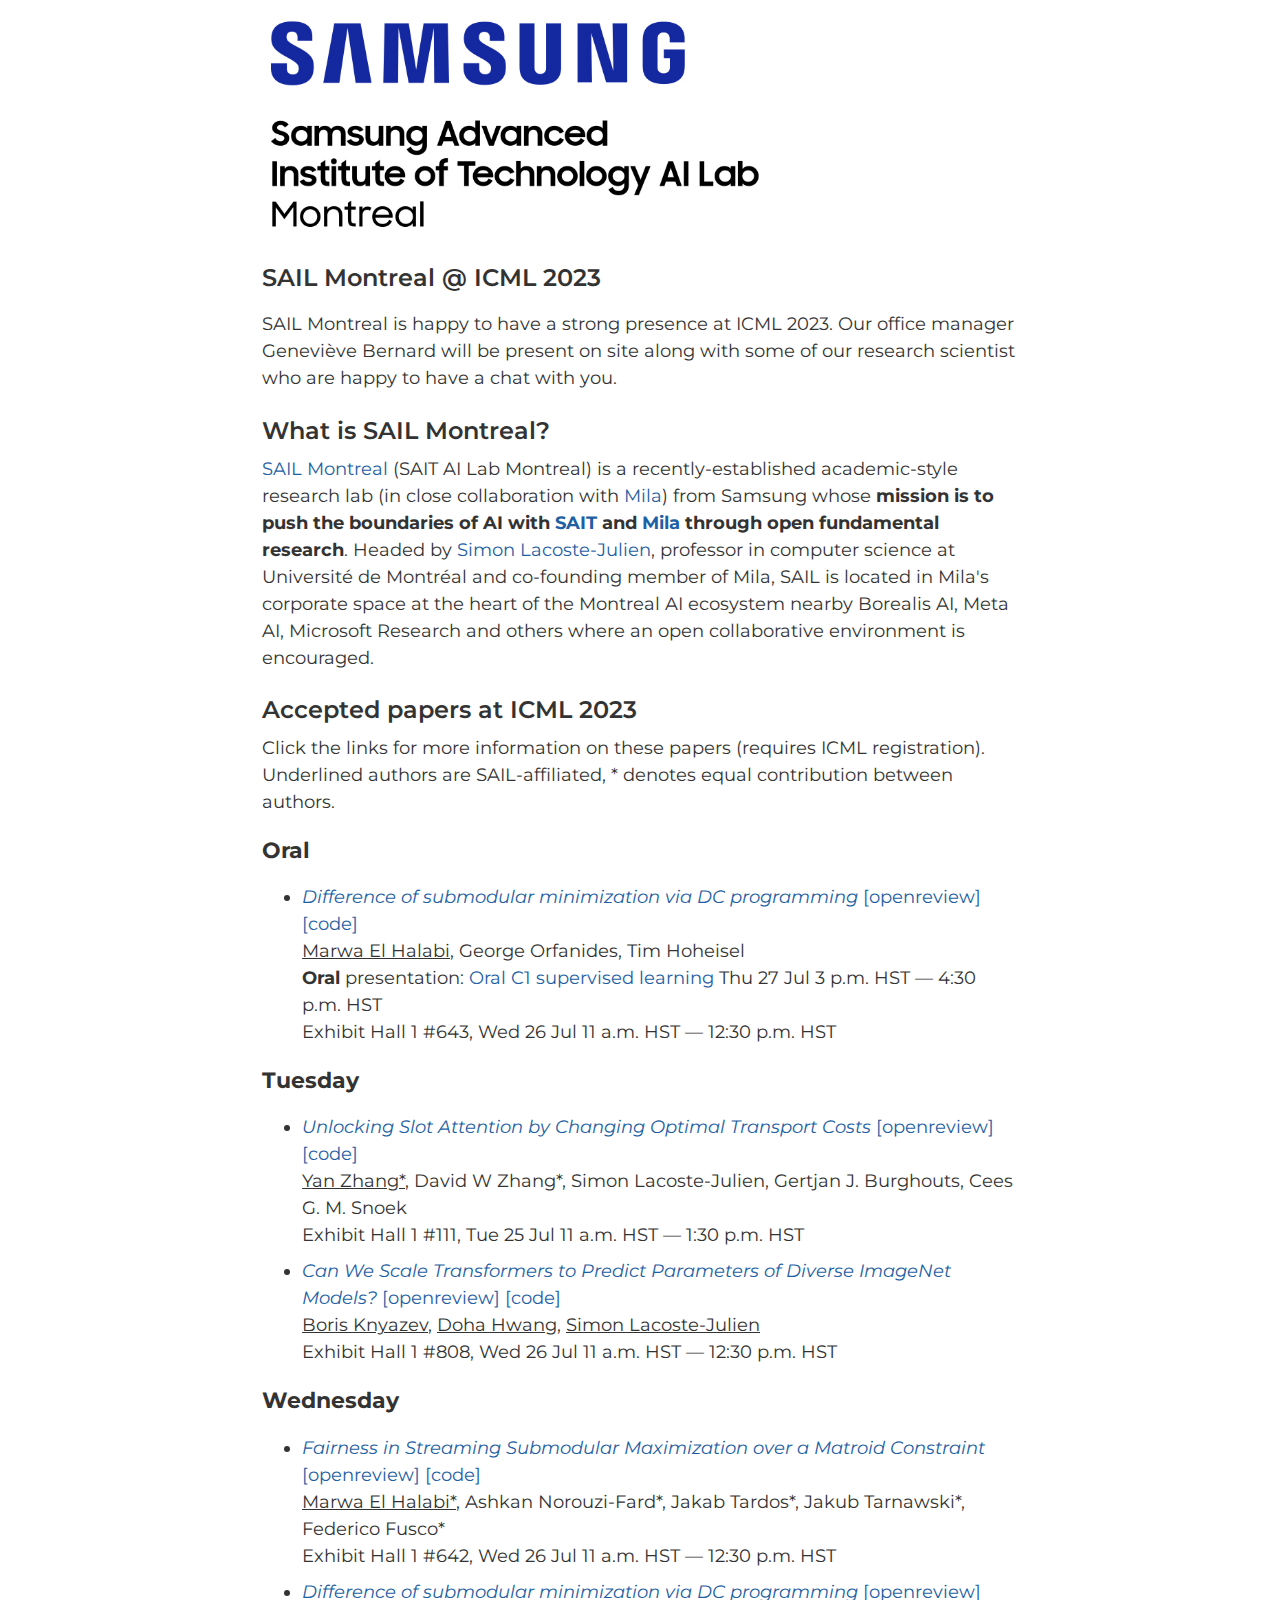
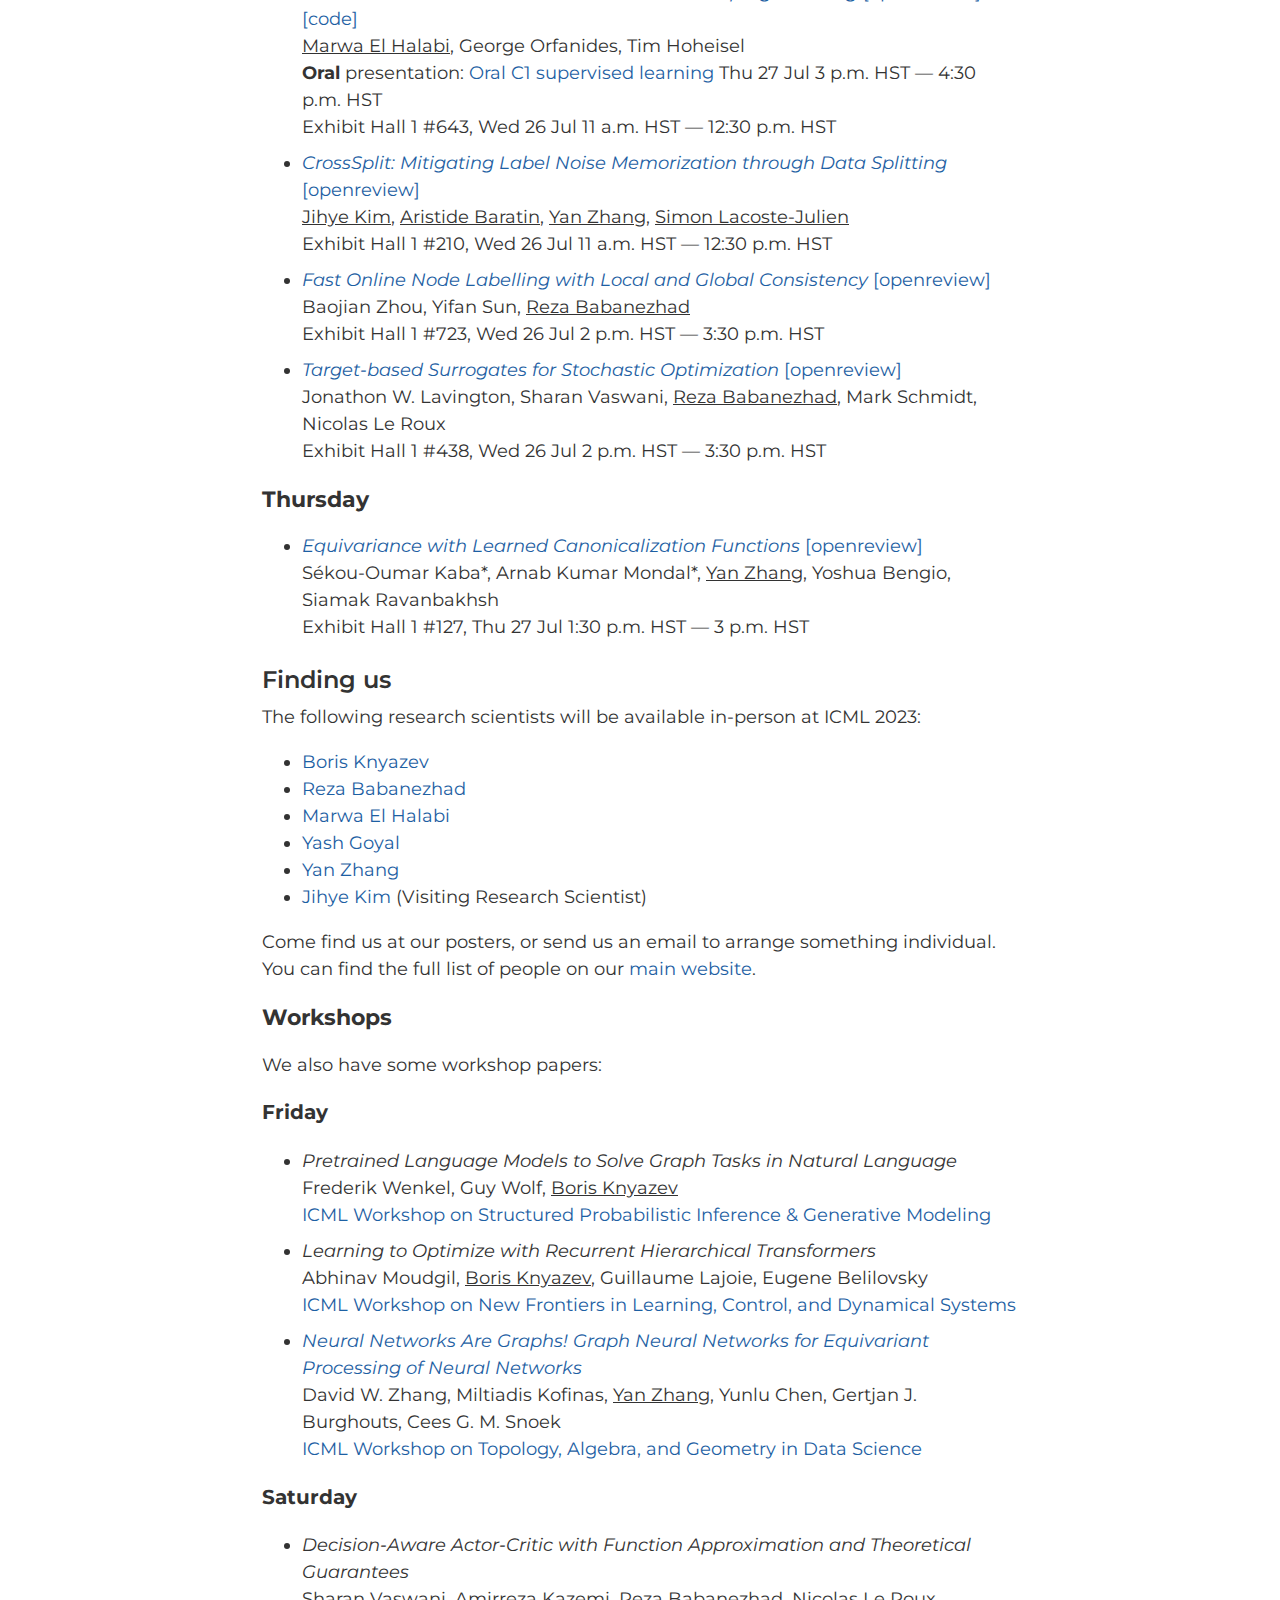
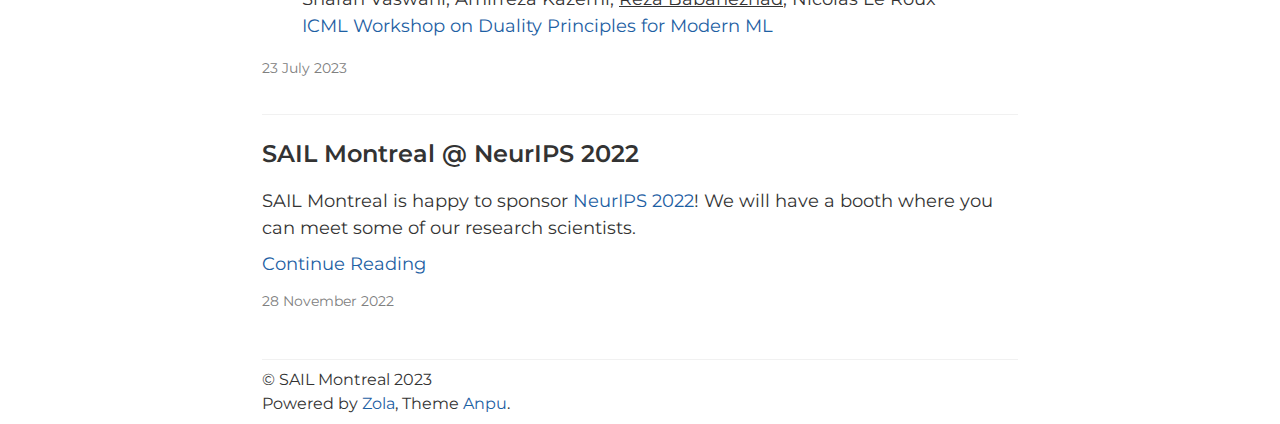
<file: index.html>
<!DOCTYPE html>
<html lang="en">
<head>
    <meta charset="utf-8">
    <meta name="HandheldFriendly" content="True">
    <meta name="viewport" content="width=device-width, initial-scale=1.0">
    <meta name="referrer" content="no-referrer-when-downgrade">

    <title>SAIL Montreal</title>
    <meta name="description" content="">

    <link rel="stylesheet" href="https://sail-montreal.github.io/main.css">
    <link rel="stylesheet" href="https://sail-montreal.github.io/extra.css">

    

    
    
</head>
<body>
    <a class="skip-main" href="#main">Skip to content</a>
    <div class="container">
        <header> 
            <h1 class="site-header">
                <a href="https:&#x2F;&#x2F;sail-montreal.github.io" id="logo"><img src="https://sail-montreal.github.io/logo.jpg" alt="SAIL Montreal" style="max-width:500px;width:100%;" /></a>
            </h1>
            <nav>
                
                
                
            </nav>
        </header>
        <main id="main" tabindex="-1">
            
                
                
                    
    <article class="post-list">
        <header> 
            <h1>
                <a href="https:&#x2F;&#x2F;sail-montreal.github.io&#x2F;icml2023&#x2F;">SAIL Montreal @ ICML 2023</a>
            </h1>
        </header>

        
        <div class="content post-summary">
            <p>SAIL Montreal is happy to have a strong presence at ICML 2023. Our office manager Geneviève Bernard will be present on site along with some of our research scientist who are happy to have a chat with you.</p>
<h1 id="what-is-sail-montreal">What is SAIL Montreal?</h1>
<p><a href="https://www.sait.samsung.co.kr/saithome/about/labs.do">SAIL Montreal</a> (SAIT AI Lab Montreal) is a recently-established academic-style research lab (in close collaboration with <a href="https://mila.quebec/">Mila</a>) from Samsung whose <strong>mission is to push the boundaries of AI with <a href="https://www.sait.samsung.co.kr">SAIT</a> and <a href="https://mila.quebec/">Mila</a> through open fundamental research</strong>. Headed by <a href="https://mila.quebec/en/person/simon-lacoste-julien/">Simon Lacoste-Julien</a>, professor in computer science at Université de Montréal and co-founding member of Mila, SAIL is located in Mila's corporate space at the heart of the Montreal AI ecosystem nearby Borealis AI, Meta AI, Microsoft Research and others where an open collaborative environment is encouraged.</p>
<h1 id="accepted-papers-at-icml-2023">Accepted papers at ICML 2023</h1>
<p>Click the links for more information on these papers (requires ICML registration). Underlined authors are SAIL-affiliated, * denotes equal contribution between authors.</p>
<h2 id="oral">Oral</h2>
<ul>
<li><i><a href="https://icml.cc/virtual/2023/poster/24871">Difference of submodular minimization via DC programming</a></i> <a href="https://openreview.net/forum?id=e1lKKjkNMj">[openreview]</a> <a href="https://github.com/samsungsailmontreal/difference-submodular-min">[code]</a><br />
<u>Marwa El Halabi</u>, George Orfanides, Tim Hoheisel<br />
<strong>Oral</strong> presentation: <a href="https://icml.cc/virtual/2023/session/25595">Oral C1 supervised learning</a>
Thu 27 Jul
3 p.m. HST —
4:30 p.m. HST<br />
Exhibit Hall 1 #643, Wed 26 Jul 11 a.m. HST — 12:30 p.m. HST</li>
</ul>
<h2 id="tuesday">Tuesday</h2>
<ul>
<li>
<p><i><a href="https://icml.cc/virtual/2023/poster/24697">Unlocking Slot Attention by Changing Optimal Transport Costs</a></i> <a href="https://openreview.net/forum?id=FMomWFNh5d">[openreview]</a> <a href="https://github.com/davzha/mesh">[code]</a><br />
<u>Yan Zhang*</u>, David W Zhang*, Simon Lacoste-Julien, Gertjan J. Burghouts, Cees G. M. Snoek<br />
Exhibit Hall 1 #111, Tue 25 Jul
11 a.m. HST —
1:30 p.m. HST</p>
</li>
<li>
<p><i><a href="https://icml.cc/virtual/2023/poster/24569">Can We Scale Transformers to Predict Parameters of Diverse ImageNet Models?</a></i> <a href="https://openreview.net/forum?id=7UXf8dAz5T">[openreview]</a> <a href="https://github.com/SamsungSAILMontreal/ghn3">[code]</a><br />
<u>Boris Knyazev</u>, <u>Doha Hwang</u>, <u>Simon Lacoste-Julien</u><br />
Exhibit Hall 1 #808, Wed 26 Jul
11 a.m. HST —
12:30 p.m. HST</p>
</li>
</ul>
<h2 id="wednesday">Wednesday</h2>
<ul>
<li>
<p><i><a href="https://icml.cc/virtual/2023/poster/24603">Fairness in Streaming Submodular Maximization over a Matroid Constraint</a></i> <a href="https://openreview.net/forum?id=KrsaROSs8b">[openreview]</a> <a href="https://github.com/google-research/google-research/tree/master/fair_submodular_matroid">[code]</a><br />
<u>Marwa El Halabi*</u>, Ashkan Norouzi-Fard*, Jakab Tardos*, Jakub Tarnawski*, Federico Fusco*<br />
Exhibit Hall 1 #642, Wed 26 Jul
11 a.m. HST —
12:30 p.m. HST</p>
</li>
<li>
<p><i><a href="https://icml.cc/virtual/2023/poster/24871">Difference of submodular minimization via DC programming</a></i> <a href="https://openreview.net/forum?id=e1lKKjkNMj">[openreview]</a> <a href="https://github.com/samsungsailmontreal/difference-submodular-min">[code]</a><br />
<u>Marwa El Halabi</u>, George Orfanides, Tim Hoheisel<br />
<strong>Oral</strong> presentation: <a href="https://icml.cc/virtual/2023/session/25595">Oral C1 supervised learning</a>
Thu 27 Jul
3 p.m. HST —
4:30 p.m. HST<br />
Exhibit Hall 1 #643, Wed 26 Jul 11 a.m. HST — 12:30 p.m. HST</p>
</li>
<li>
<p><i><a href="https://icml.cc/virtual/2023/poster/24728">CrossSplit: Mitigating Label Noise Memorization through Data Splitting</a></i> <a href="https://openreview.net/forum?id=yeF3FMIIpm">[openreview]</a><br />
<u>Jihye Kim</u>, <u>Aristide Baratin</u>, <u>Yan Zhang</u>, <u>Simon Lacoste-Julien</u></u><br />
Exhibit Hall 1 #210, Wed 26 Jul
11 a.m. HST —
12:30 p.m. HST</p>
</li>
<li>
<p><i><a href="https://icml.cc/virtual/2023/poster/24172">Fast Online Node Labelling with Local and Global Consistency</a></i> <a href="https://openreview.net/forum?id=p6T3omuNZK">[openreview]</a><br />
Baojian Zhou, Yifan Sun, <u>Reza Babanezhad</u><br />
Exhibit Hall 1 #723, Wed 26 Jul
2 p.m. HST —
3:30 p.m. HST</p>
</li>
<li>
<p><i><a href="https://icml.cc/virtual/2023/poster/24360">Target-based Surrogates for Stochastic Optimization</a></i> <a href="https://openreview.net/forum?id=QExVqoGknN">[openreview]</a><br />
Jonathon W. Lavington, Sharan Vaswani, <u>Reza Babanezhad</u>, Mark Schmidt, Nicolas Le Roux<br />
Exhibit Hall 1 #438, Wed 26 Jul
2 p.m. HST —
3:30 p.m. HST</p>
</li>
</ul>
<h2 id="thursday">Thursday</h2>
<ul>
<li><i><a href="https://icml.cc/virtual/2023/poster/23623">Equivariance with Learned Canonicalization Functions</a></i> <a href="https://openreview.net/forum?id=Jng8ejqTZi">[openreview]</a><br />
Sékou-Oumar Kaba*, Arnab Kumar Mondal*, <u>Yan Zhang</u>, Yoshua Bengio, Siamak Ravanbakhsh<br />
Exhibit Hall 1 #127, Thu 27 Jul
1:30 p.m. HST —
3 p.m. HST</li>
</ul>
<h1 id="finding-us">Finding us</h1>
<p>The following research scientists will be available in-person at ICML 2023:</p>
<ul>
<li><a href="https://scholar.google.ca/citations?user=Dp9VFB0AAAAJ&amp;hl">Boris Knyazev</a></li>
<li><a href="https://scholar.google.ca/citations?hl=en&amp;user=KLrwPsgAAAAJ">Reza Babanezhad</a></li>
<li><a href="https://scholar.google.com/citations?user=Vd6RW7cAAAAJ">Marwa El Halabi</a></li>
<li><a href="https://scholar.google.com/citations?user=4pTInM8AAAAJ">Yash Goyal</a></li>
<li><a href="https://scholar.google.com/citations?user=XtCqbfEAAAAJ">Yan Zhang</a></li>
<li><a href="https://scholar.google.com/citations?user=USrf_BYAAAAJ">Jihye Kim</a> (Visiting Research Scientist)</li>
</ul>
<p>Come find us at our posters, or send us an email to arrange something individual.
You can find the full list of people on our <a href="https://www.sait.samsung.co.kr/saithome/about/labs.do">main website</a>.</p>
<h2 id="workshops">Workshops</h2>
<p>We also have some workshop papers:</p>
<h3 id="friday">Friday</h3>
<ul>
<li>
<p><i>Pretrained Language Models to Solve Graph Tasks in Natural Language</i><br />
Frederik Wenkel, Guy Wolf, <u>Boris Knyazev</u><br />
<a href="https://spigmworkshop.github.io/">ICML Workshop on Structured Probabilistic Inference &amp; Generative Modeling</a></p>
</li>
<li>
<p><i>Learning to Optimize with Recurrent Hierarchical Transformers</i><br />
Abhinav Moudgil, <u>Boris Knyazev</u>, Guillaume Lajoie, Eugene Belilovsky<br />
<a href="https://frontiers4lcd.github.io/">ICML Workshop on New Frontiers in Learning, Control, and Dynamical Systems</a></p>
</li>
<li>
<p><i><a href="https://icml.cc/virtual/2023/27533">Neural Networks Are Graphs! Graph Neural Networks for Equivariant Processing of Neural Networks</a></i><br />
David W. Zhang, Miltiadis Kofinas, <u>Yan Zhang</u>, Yunlu Chen, Gertjan J. Burghouts, Cees G. M. Snoek<br />
<a href="https://www.tagds.com/events/conference-workshops/tag-ml23">ICML Workshop on Topology, Algebra, and Geometry in Data Science</a></p>
</li>
</ul>
<h3 id="saturday">Saturday</h3>
<ul>
<li><i>Decision-Aware Actor-Critic with Function Approximation and Theoretical Guarantees</i><br />
Sharan Vaswani, Amirreza Kazemi, <u>Reza Babanezhad</u>, Nicolas Le Roux<br />
<a href="https://dp4ml.github.io/">ICML Workshop on Duality Principles for Modern ML</a></li>
</ul>

        </div>
        
        
        
    <div class="article-info">
        
        <div class="article-date">23 July 2023</div>
        
        <div class="article-taxonomies">
            
            
        </div>
    </div>

    </article>

                
                    
    <article class="post-list">
        <header> 
            <h1>
                <a href="https:&#x2F;&#x2F;sail-montreal.github.io&#x2F;neurips2022&#x2F;">SAIL Montreal @ NeurIPS 2022</a>
            </h1>
        </header>

        
        <div class="content post-summary">
            <p>SAIL Montreal is happy to sponsor <a href="https://neurips.cc/Conferences/2022/">NeurIPS 2022</a>! We will have a booth where you can meet some of our research scientists.</p>
<p><a href="/neurips2022/#continue-reading">Continue Reading</a></p>

        </div>
        
        
        
    <div class="article-info">
        
        <div class="article-date">28 November 2022</div>
        
        <div class="article-taxonomies">
            
            
        </div>
    </div>

    </article>

                
                
            
        </main>
        <footer>
            <p>
                © SAIL Montreal 2023<br>
                Powered by <a target="_blank" href="https://getzola.org/">Zola</a>, Theme <a target="_blank" href="https://github.com/zbrox/anpu-zola-theme">Anpu</a>.
            </p>
            <p>
                
                
            </p>
        </footer>
    </div>
</body>
</html>
</file>
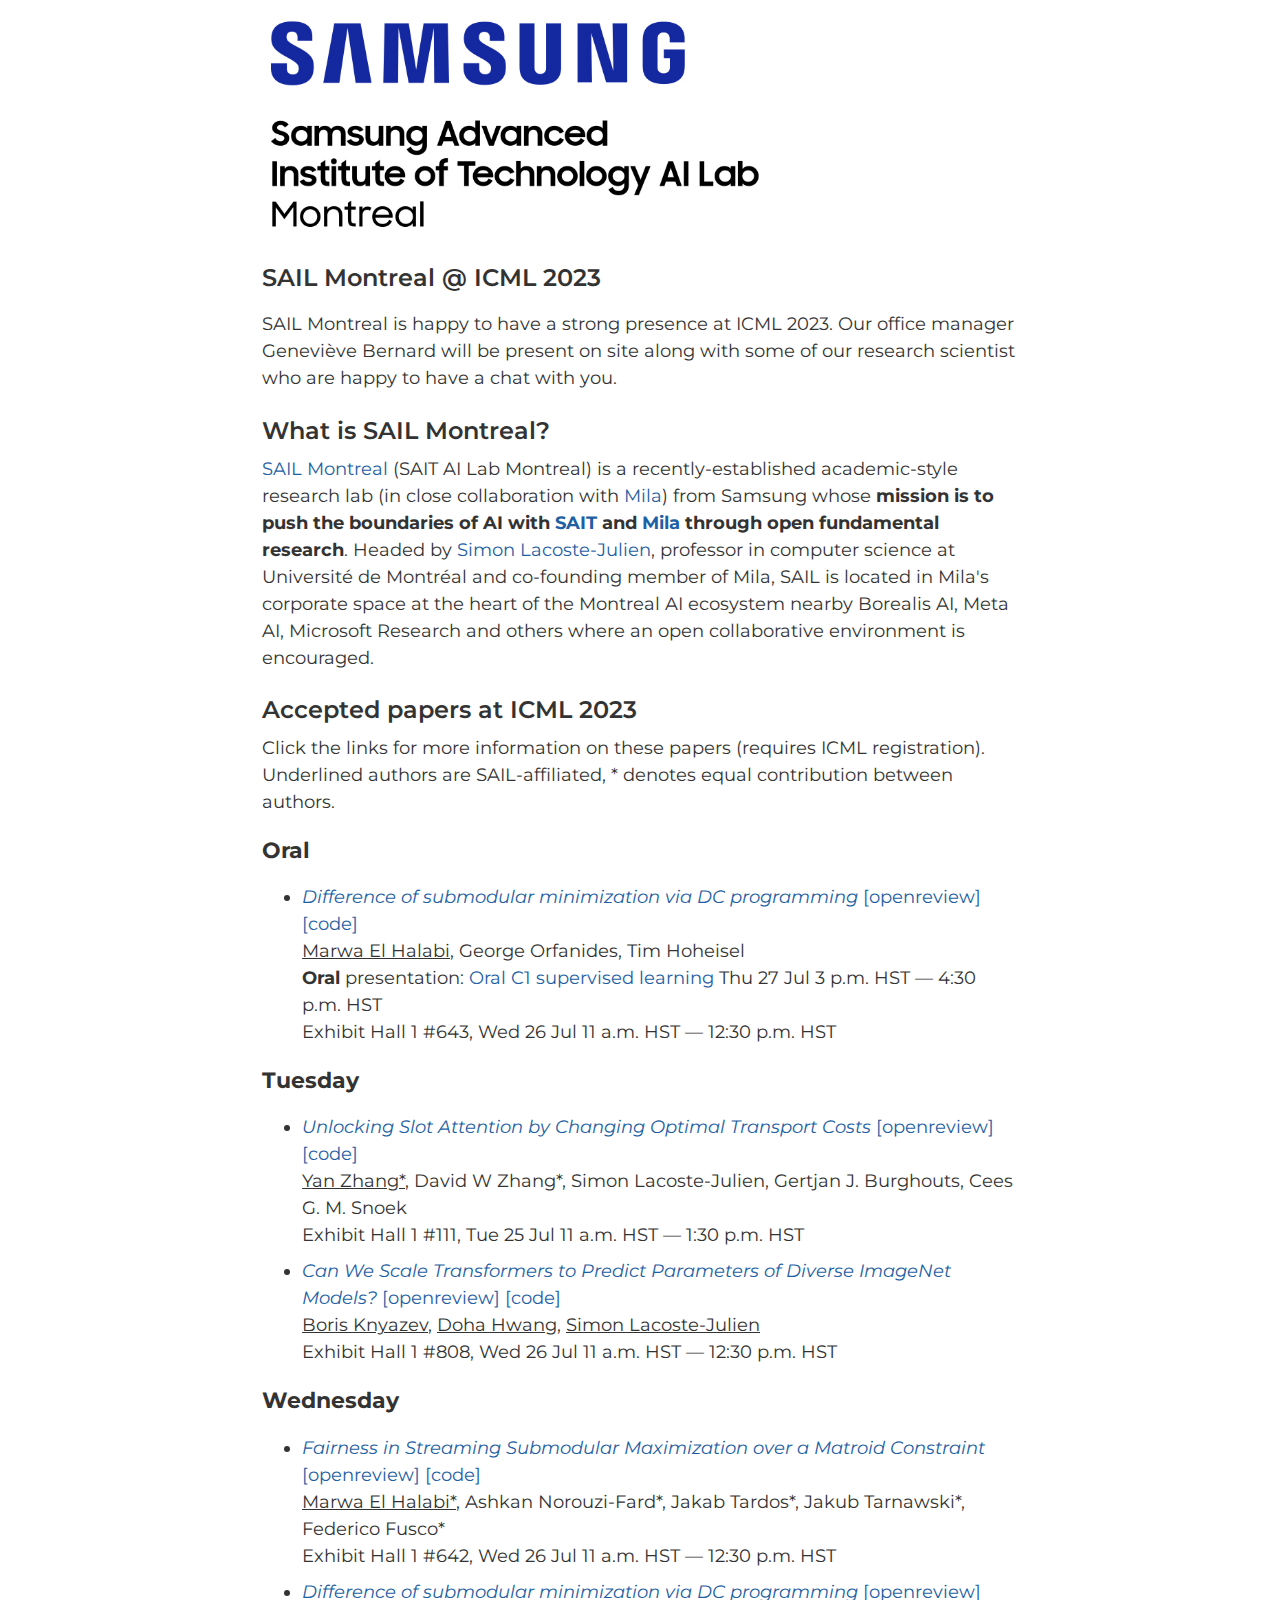
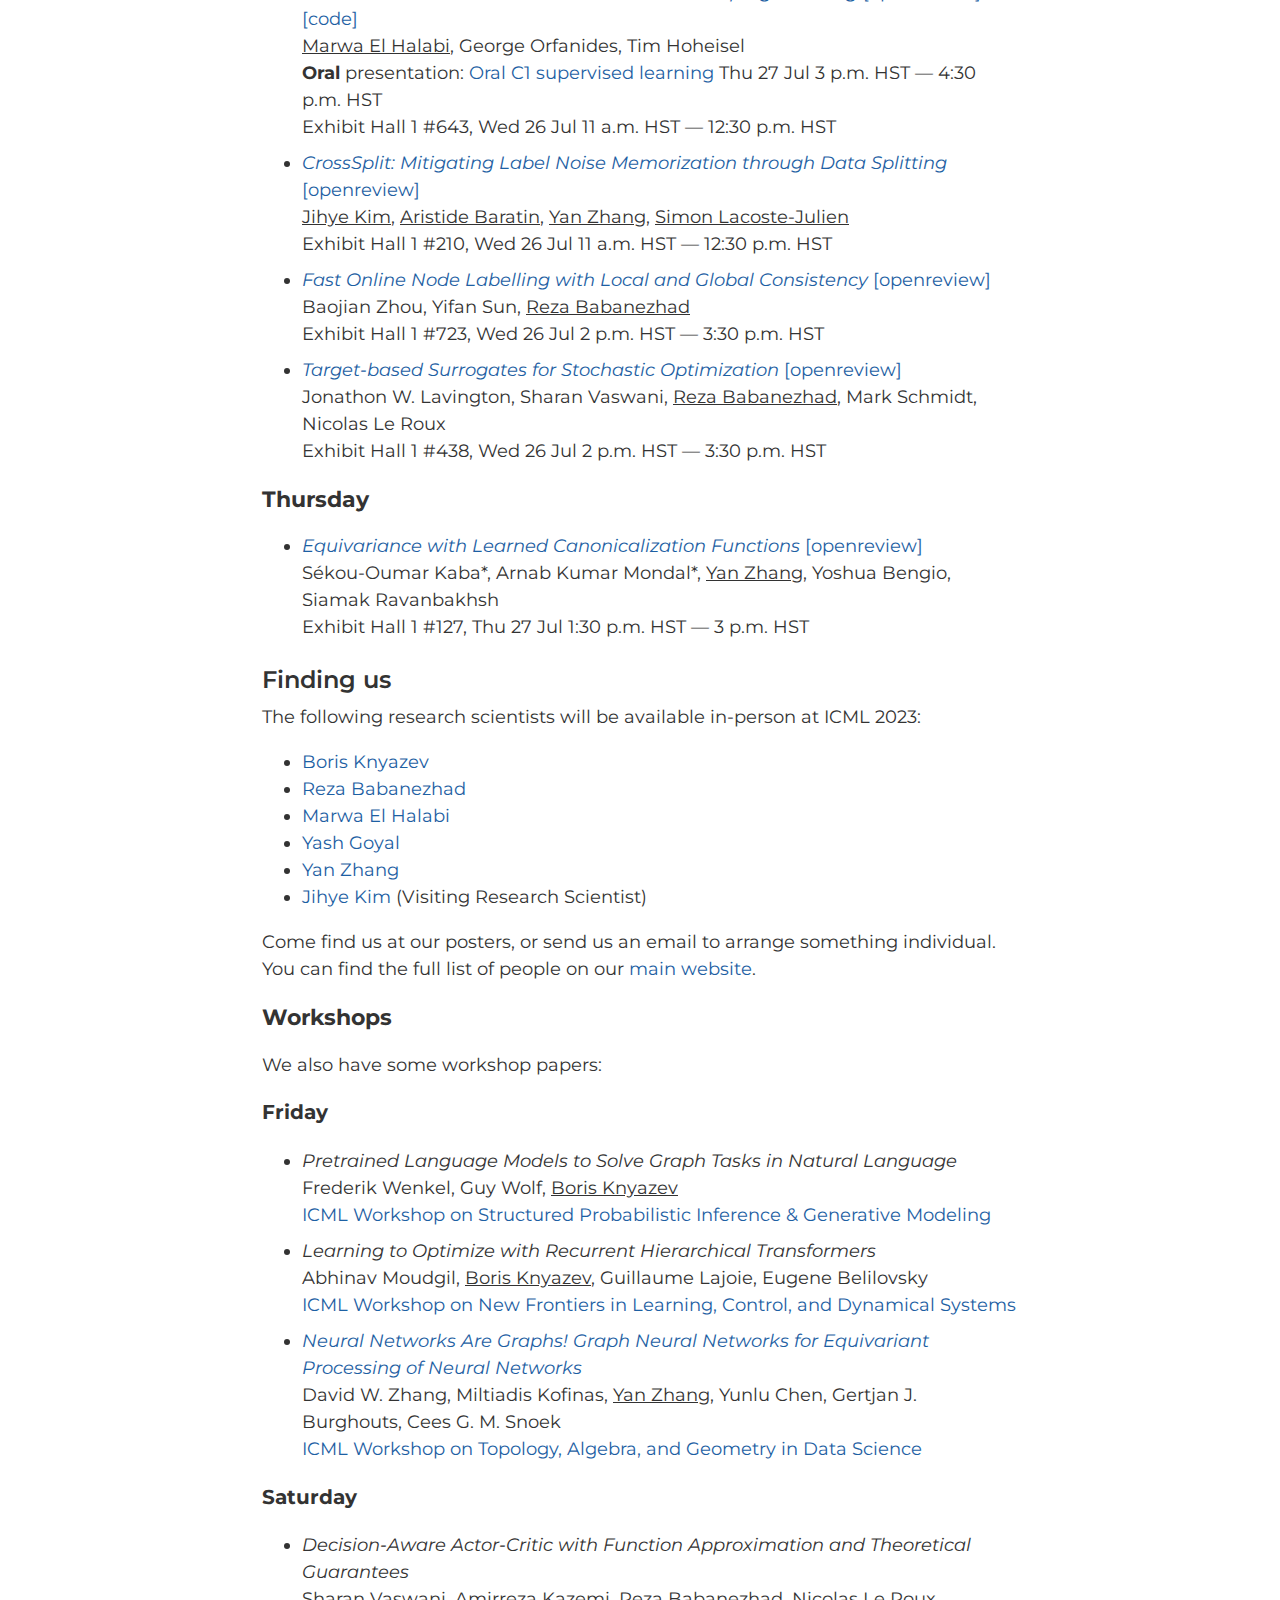
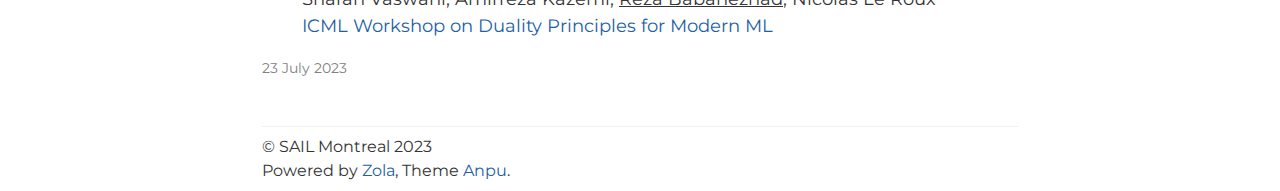
<file: icml2023/index.html>
<!DOCTYPE html>
<html lang="en">
<head>
    <meta charset="utf-8">
    <meta name="HandheldFriendly" content="True">
    <meta name="viewport" content="width=device-width, initial-scale=1.0">
    <meta name="referrer" content="no-referrer-when-downgrade">

    <title>SAIL Montreal @ ICML 2023</title>
    <meta name="description" content="">

    <link rel="stylesheet" href="https://sail-montreal.github.io/main.css">
    <link rel="stylesheet" href="https://sail-montreal.github.io/extra.css">

    

    
    
</head>
<body>
    <a class="skip-main" href="#main">Skip to content</a>
    <div class="container">
        <header> 
            <h1 class="site-header">
                <a href="https:&#x2F;&#x2F;sail-montreal.github.io" id="logo"><img src="https://sail-montreal.github.io/logo.jpg" alt="SAIL Montreal" style="max-width:500px;width:100%;" /></a>
            </h1>
            <nav>
                
                
                
            </nav>
        </header>
        <main id="main" tabindex="-1">
            

<article class="post">
    <header>
        <h1>SAIL Montreal @ ICML 2023</h1>
    </header>
    <div class="content">
        <p>SAIL Montreal is happy to have a strong presence at ICML 2023. Our office manager Geneviève Bernard will be present on site along with some of our research scientist who are happy to have a chat with you.</p>
<h1 id="what-is-sail-montreal">What is SAIL Montreal?</h1>
<p><a href="https://www.sait.samsung.co.kr/saithome/about/labs.do">SAIL Montreal</a> (SAIT AI Lab Montreal) is a recently-established academic-style research lab (in close collaboration with <a href="https://mila.quebec/">Mila</a>) from Samsung whose <strong>mission is to push the boundaries of AI with <a href="https://www.sait.samsung.co.kr">SAIT</a> and <a href="https://mila.quebec/">Mila</a> through open fundamental research</strong>. Headed by <a href="https://mila.quebec/en/person/simon-lacoste-julien/">Simon Lacoste-Julien</a>, professor in computer science at Université de Montréal and co-founding member of Mila, SAIL is located in Mila's corporate space at the heart of the Montreal AI ecosystem nearby Borealis AI, Meta AI, Microsoft Research and others where an open collaborative environment is encouraged.</p>
<h1 id="accepted-papers-at-icml-2023">Accepted papers at ICML 2023</h1>
<p>Click the links for more information on these papers (requires ICML registration). Underlined authors are SAIL-affiliated, * denotes equal contribution between authors.</p>
<h2 id="oral">Oral</h2>
<ul>
<li><i><a href="https://icml.cc/virtual/2023/poster/24871">Difference of submodular minimization via DC programming</a></i> <a href="https://openreview.net/forum?id=e1lKKjkNMj">[openreview]</a> <a href="https://github.com/samsungsailmontreal/difference-submodular-min">[code]</a><br />
<u>Marwa El Halabi</u>, George Orfanides, Tim Hoheisel<br />
<strong>Oral</strong> presentation: <a href="https://icml.cc/virtual/2023/session/25595">Oral C1 supervised learning</a>
Thu 27 Jul
3 p.m. HST —
4:30 p.m. HST<br />
Exhibit Hall 1 #643, Wed 26 Jul 11 a.m. HST — 12:30 p.m. HST</li>
</ul>
<h2 id="tuesday">Tuesday</h2>
<ul>
<li>
<p><i><a href="https://icml.cc/virtual/2023/poster/24697">Unlocking Slot Attention by Changing Optimal Transport Costs</a></i> <a href="https://openreview.net/forum?id=FMomWFNh5d">[openreview]</a> <a href="https://github.com/davzha/mesh">[code]</a><br />
<u>Yan Zhang*</u>, David W Zhang*, Simon Lacoste-Julien, Gertjan J. Burghouts, Cees G. M. Snoek<br />
Exhibit Hall 1 #111, Tue 25 Jul
11 a.m. HST —
1:30 p.m. HST</p>
</li>
<li>
<p><i><a href="https://icml.cc/virtual/2023/poster/24569">Can We Scale Transformers to Predict Parameters of Diverse ImageNet Models?</a></i> <a href="https://openreview.net/forum?id=7UXf8dAz5T">[openreview]</a> <a href="https://github.com/SamsungSAILMontreal/ghn3">[code]</a><br />
<u>Boris Knyazev</u>, <u>Doha Hwang</u>, <u>Simon Lacoste-Julien</u><br />
Exhibit Hall 1 #808, Wed 26 Jul
11 a.m. HST —
12:30 p.m. HST</p>
</li>
</ul>
<h2 id="wednesday">Wednesday</h2>
<ul>
<li>
<p><i><a href="https://icml.cc/virtual/2023/poster/24603">Fairness in Streaming Submodular Maximization over a Matroid Constraint</a></i> <a href="https://openreview.net/forum?id=KrsaROSs8b">[openreview]</a> <a href="https://github.com/google-research/google-research/tree/master/fair_submodular_matroid">[code]</a><br />
<u>Marwa El Halabi*</u>, Ashkan Norouzi-Fard*, Jakab Tardos*, Jakub Tarnawski*, Federico Fusco*<br />
Exhibit Hall 1 #642, Wed 26 Jul
11 a.m. HST —
12:30 p.m. HST</p>
</li>
<li>
<p><i><a href="https://icml.cc/virtual/2023/poster/24871">Difference of submodular minimization via DC programming</a></i> <a href="https://openreview.net/forum?id=e1lKKjkNMj">[openreview]</a> <a href="https://github.com/samsungsailmontreal/difference-submodular-min">[code]</a><br />
<u>Marwa El Halabi</u>, George Orfanides, Tim Hoheisel<br />
<strong>Oral</strong> presentation: <a href="https://icml.cc/virtual/2023/session/25595">Oral C1 supervised learning</a>
Thu 27 Jul
3 p.m. HST —
4:30 p.m. HST<br />
Exhibit Hall 1 #643, Wed 26 Jul 11 a.m. HST — 12:30 p.m. HST</p>
</li>
<li>
<p><i><a href="https://icml.cc/virtual/2023/poster/24728">CrossSplit: Mitigating Label Noise Memorization through Data Splitting</a></i> <a href="https://openreview.net/forum?id=yeF3FMIIpm">[openreview]</a><br />
<u>Jihye Kim</u>, <u>Aristide Baratin</u>, <u>Yan Zhang</u>, <u>Simon Lacoste-Julien</u></u><br />
Exhibit Hall 1 #210, Wed 26 Jul
11 a.m. HST —
12:30 p.m. HST</p>
</li>
<li>
<p><i><a href="https://icml.cc/virtual/2023/poster/24172">Fast Online Node Labelling with Local and Global Consistency</a></i> <a href="https://openreview.net/forum?id=p6T3omuNZK">[openreview]</a><br />
Baojian Zhou, Yifan Sun, <u>Reza Babanezhad</u><br />
Exhibit Hall 1 #723, Wed 26 Jul
2 p.m. HST —
3:30 p.m. HST</p>
</li>
<li>
<p><i><a href="https://icml.cc/virtual/2023/poster/24360">Target-based Surrogates for Stochastic Optimization</a></i> <a href="https://openreview.net/forum?id=QExVqoGknN">[openreview]</a><br />
Jonathon W. Lavington, Sharan Vaswani, <u>Reza Babanezhad</u>, Mark Schmidt, Nicolas Le Roux<br />
Exhibit Hall 1 #438, Wed 26 Jul
2 p.m. HST —
3:30 p.m. HST</p>
</li>
</ul>
<h2 id="thursday">Thursday</h2>
<ul>
<li><i><a href="https://icml.cc/virtual/2023/poster/23623">Equivariance with Learned Canonicalization Functions</a></i> <a href="https://openreview.net/forum?id=Jng8ejqTZi">[openreview]</a><br />
Sékou-Oumar Kaba*, Arnab Kumar Mondal*, <u>Yan Zhang</u>, Yoshua Bengio, Siamak Ravanbakhsh<br />
Exhibit Hall 1 #127, Thu 27 Jul
1:30 p.m. HST —
3 p.m. HST</li>
</ul>
<h1 id="finding-us">Finding us</h1>
<p>The following research scientists will be available in-person at ICML 2023:</p>
<ul>
<li><a href="https://scholar.google.ca/citations?user=Dp9VFB0AAAAJ&amp;hl">Boris Knyazev</a></li>
<li><a href="https://scholar.google.ca/citations?hl=en&amp;user=KLrwPsgAAAAJ">Reza Babanezhad</a></li>
<li><a href="https://scholar.google.com/citations?user=Vd6RW7cAAAAJ">Marwa El Halabi</a></li>
<li><a href="https://scholar.google.com/citations?user=4pTInM8AAAAJ">Yash Goyal</a></li>
<li><a href="https://scholar.google.com/citations?user=XtCqbfEAAAAJ">Yan Zhang</a></li>
<li><a href="https://scholar.google.com/citations?user=USrf_BYAAAAJ">Jihye Kim</a> (Visiting Research Scientist)</li>
</ul>
<p>Come find us at our posters, or send us an email to arrange something individual.
You can find the full list of people on our <a href="https://www.sait.samsung.co.kr/saithome/about/labs.do">main website</a>.</p>
<h2 id="workshops">Workshops</h2>
<p>We also have some workshop papers:</p>
<h3 id="friday">Friday</h3>
<ul>
<li>
<p><i>Pretrained Language Models to Solve Graph Tasks in Natural Language</i><br />
Frederik Wenkel, Guy Wolf, <u>Boris Knyazev</u><br />
<a href="https://spigmworkshop.github.io/">ICML Workshop on Structured Probabilistic Inference &amp; Generative Modeling</a></p>
</li>
<li>
<p><i>Learning to Optimize with Recurrent Hierarchical Transformers</i><br />
Abhinav Moudgil, <u>Boris Knyazev</u>, Guillaume Lajoie, Eugene Belilovsky<br />
<a href="https://frontiers4lcd.github.io/">ICML Workshop on New Frontiers in Learning, Control, and Dynamical Systems</a></p>
</li>
<li>
<p><i><a href="https://icml.cc/virtual/2023/27533">Neural Networks Are Graphs! Graph Neural Networks for Equivariant Processing of Neural Networks</a></i><br />
David W. Zhang, Miltiadis Kofinas, <u>Yan Zhang</u>, Yunlu Chen, Gertjan J. Burghouts, Cees G. M. Snoek<br />
<a href="https://www.tagds.com/events/conference-workshops/tag-ml23">ICML Workshop on Topology, Algebra, and Geometry in Data Science</a></p>
</li>
</ul>
<h3 id="saturday">Saturday</h3>
<ul>
<li><i>Decision-Aware Actor-Critic with Function Approximation and Theoretical Guarantees</i><br />
Sharan Vaswani, Amirreza Kazemi, <u>Reza Babanezhad</u>, Nicolas Le Roux<br />
<a href="https://dp4ml.github.io/">ICML Workshop on Duality Principles for Modern ML</a></li>
</ul>
<span id="continue-reading"></span>
    </div>

    
    <div class="article-info">
        
        <div class="article-date">23 July 2023</div>
        
        <div class="article-taxonomies">
            
            
        </div>
    </div>

</article>


        </main>
        <footer>
            <p>
                © SAIL Montreal 2023<br>
                Powered by <a target="_blank" href="https://getzola.org/">Zola</a>, Theme <a target="_blank" href="https://github.com/zbrox/anpu-zola-theme">Anpu</a>.
            </p>
            <p>
                
                
            </p>
        </footer>
    </div>
</body>
</html>
</file>
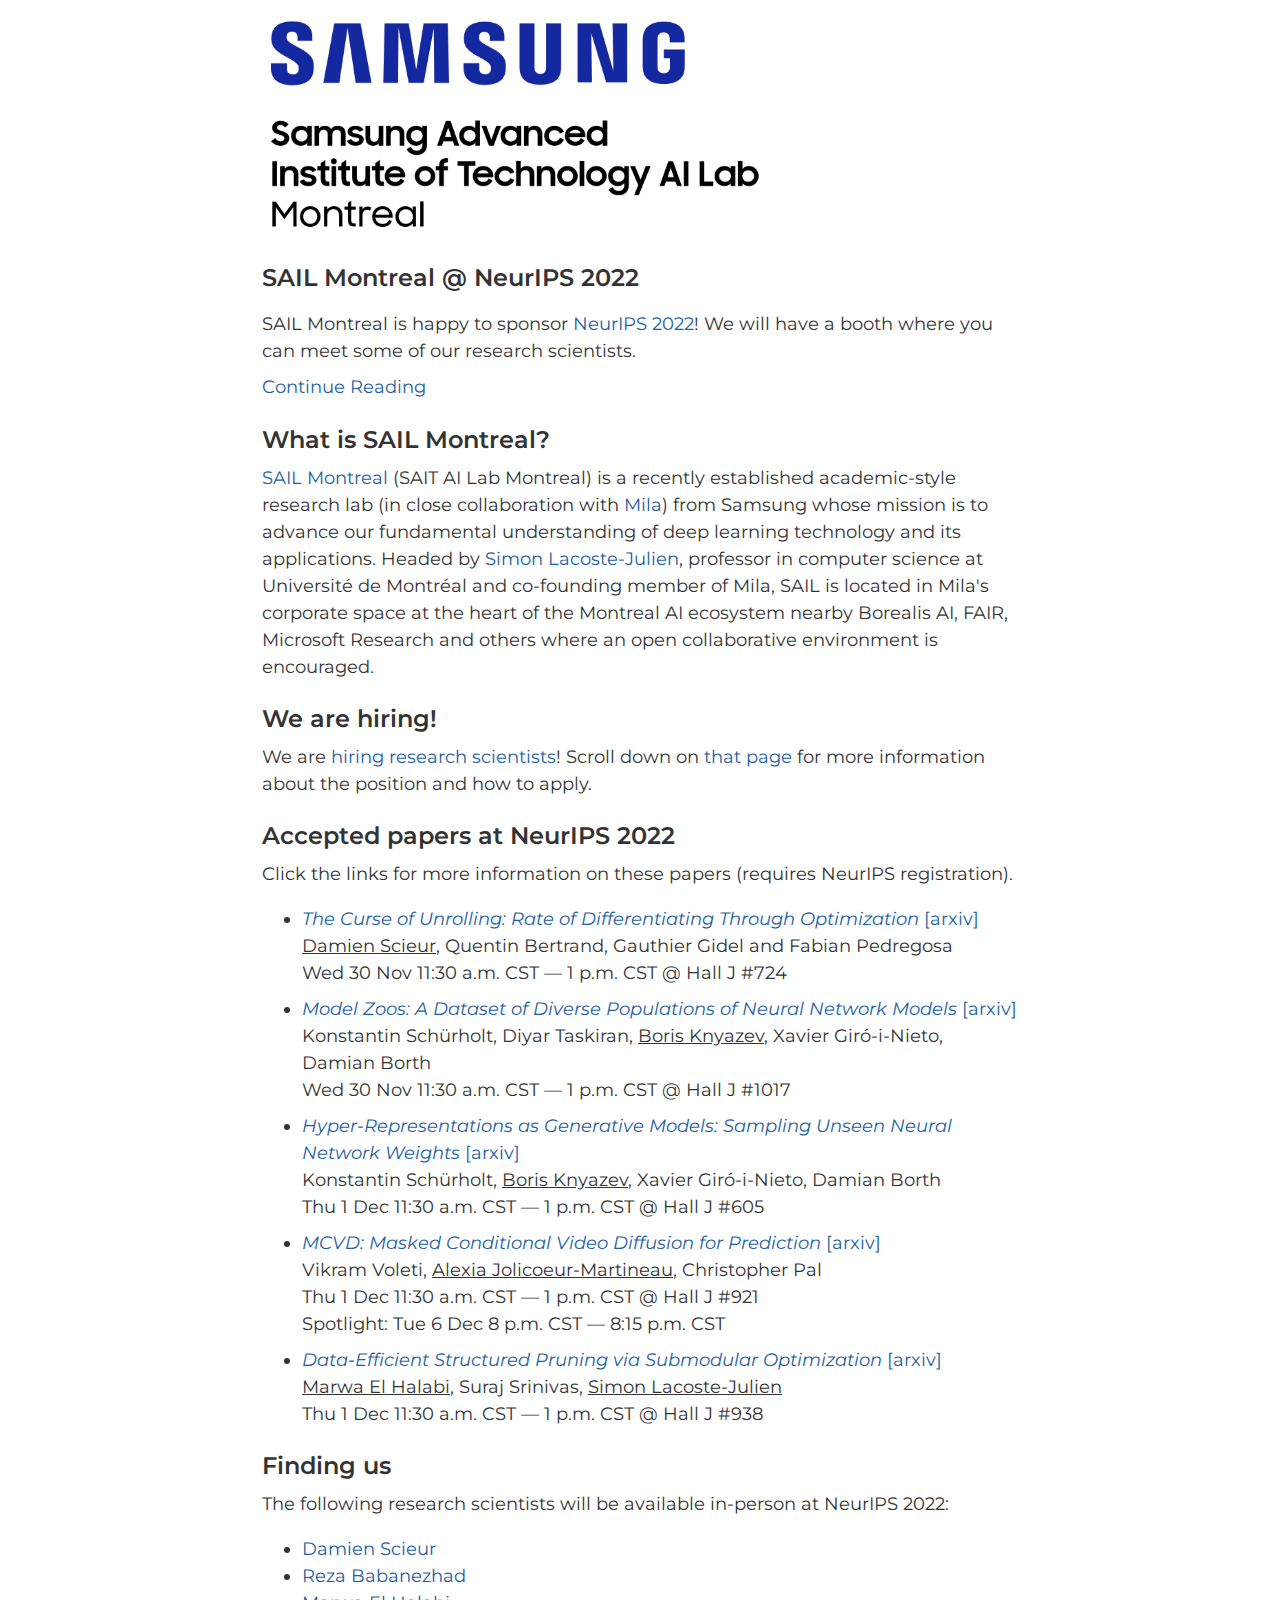
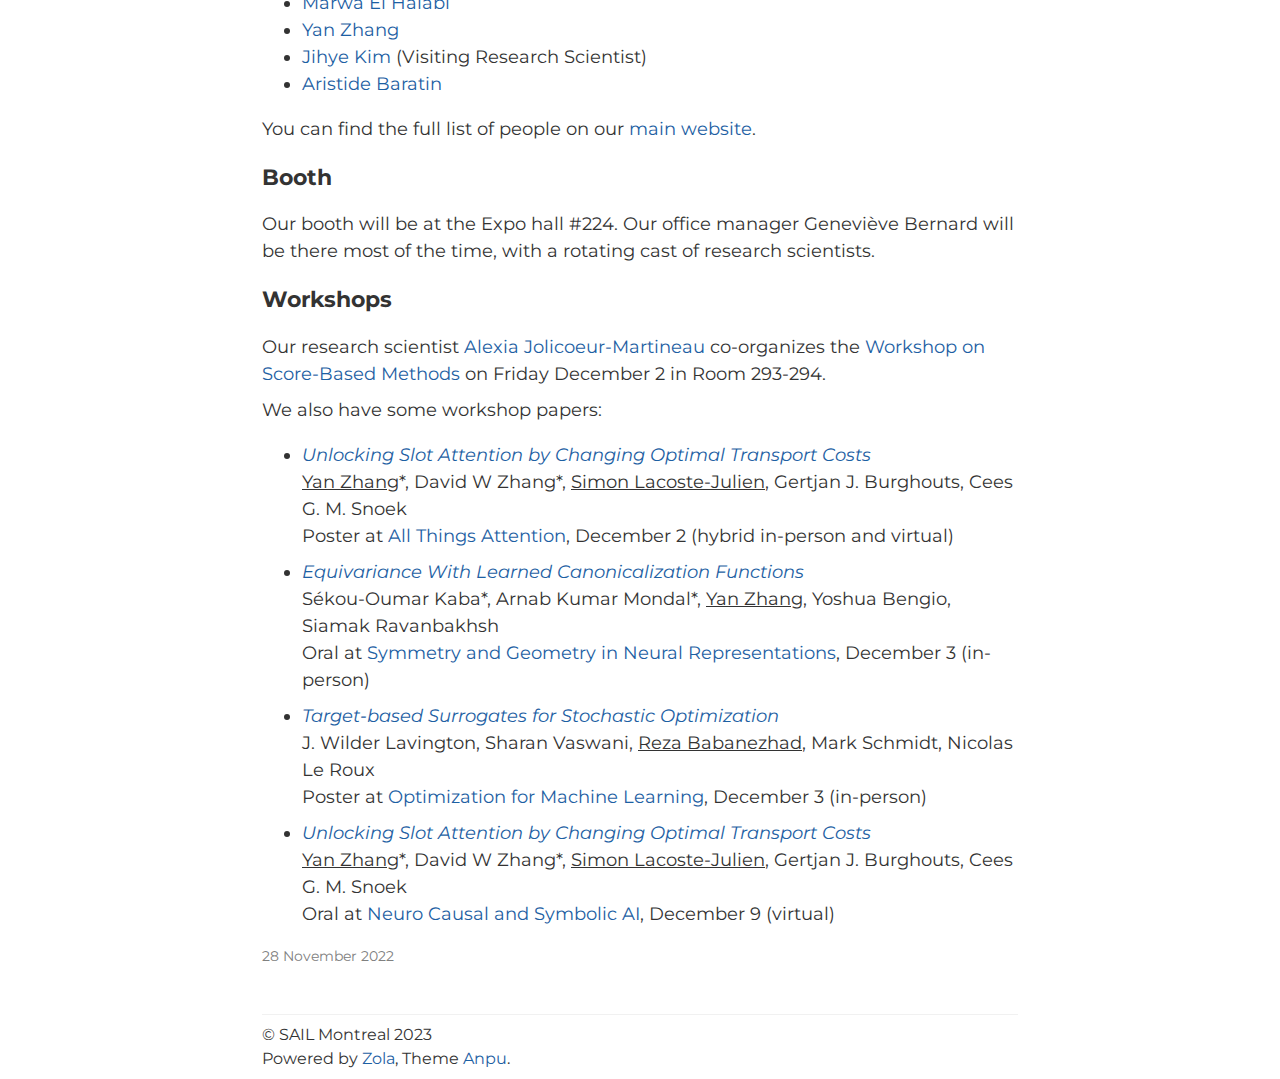
<file: neurips2022/index.html>
<!DOCTYPE html>
<html lang="en">
<head>
    <meta charset="utf-8">
    <meta name="HandheldFriendly" content="True">
    <meta name="viewport" content="width=device-width, initial-scale=1.0">
    <meta name="referrer" content="no-referrer-when-downgrade">

    <title>SAIL Montreal @ NeurIPS 2022</title>
    <meta name="description" content="">

    <link rel="stylesheet" href="https://sail-montreal.github.io/main.css">
    <link rel="stylesheet" href="https://sail-montreal.github.io/extra.css">

    

    
    
</head>
<body>
    <a class="skip-main" href="#main">Skip to content</a>
    <div class="container">
        <header> 
            <h1 class="site-header">
                <a href="https:&#x2F;&#x2F;sail-montreal.github.io" id="logo"><img src="https://sail-montreal.github.io/logo.jpg" alt="SAIL Montreal" style="max-width:500px;width:100%;" /></a>
            </h1>
            <nav>
                
                
                
            </nav>
        </header>
        <main id="main" tabindex="-1">
            

<article class="post">
    <header>
        <h1>SAIL Montreal @ NeurIPS 2022</h1>
    </header>
    <div class="content">
        <p>SAIL Montreal is happy to sponsor <a href="https://neurips.cc/Conferences/2022/">NeurIPS 2022</a>! We will have a booth where you can meet some of our research scientists.</p>
<p><a href="/neurips2022/#continue-reading">Continue Reading</a></p>
<span id="continue-reading"></span><h1 id="what-is-sail-montreal">What is SAIL Montreal?</h1>
<p><a href="https://www.sait.samsung.co.kr/saithome/about/labs.do">SAIL Montreal</a> (SAIT AI Lab Montreal) is a recently established academic-style research lab (in close collaboration with <a href="https://mila.quebec/">Mila</a>) from Samsung whose mission is to advance our fundamental understanding of deep learning technology and its applications. Headed by <a href="https://mila.quebec/en/person/simon-lacoste-julien/">Simon Lacoste-Julien</a>, professor in computer science at Université de Montréal and co-founding member of Mila, SAIL is located in Mila's corporate space at the heart of the Montreal AI ecosystem nearby Borealis AI, FAIR, Microsoft Research and others where an open collaborative environment is encouraged.</p>
<h1 id="we-are-hiring">We are hiring!</h1>
<p>We are <a href="https://www.sait.samsung.co.kr/saithome/about/labs.do">hiring research scientists</a>! Scroll down on <a href="https://www.sait.samsung.co.kr/saithome/about/labs.do">that page</a> for more information about the position and how to apply.</p>
<h1 id="accepted-papers-at-neurips-2022">Accepted papers at NeurIPS 2022</h1>
<p>Click the links for more information on these papers (requires NeurIPS registration).</p>
<ul>
<li>
<p><i><a href="https://nips.cc/virtual/2022/poster/54166">The Curse of Unrolling: Rate of Differentiating Through Optimization</a></i> <a href="https://arxiv.org/abs/2209.13271">[arxiv]</a><br />
<u>Damien Scieur</u>, Quentin Bertrand, Gauthier Gidel and Fabian Pedregosa<br />
Wed 30 Nov 11:30 a.m. CST — 1 p.m. CST @ Hall J #724</p>
</li>
<li>
<p><i><a href="https://nips.cc/virtual/2022/poster/55727">Model Zoos: A Dataset of Diverse Populations of Neural Network Models</a></i> <a href="https://arxiv.org/abs/2209.14764">[arxiv]</a><br />
Konstantin Schürholt, Diyar Taskiran, <u>Boris Knyazev</u>, Xavier Giró-i-Nieto, Damian Borth<br />
Wed 30 Nov 11:30 a.m. CST — 1 p.m. CST @ Hall J #1017</p>
</li>
<li>
<p><i><a href="https://nips.cc/virtual/2022/poster/53429">Hyper-Representations as Generative Models: Sampling Unseen Neural Network Weights</a></i> <a href="https://arxiv.org/abs/2209.14733">[arxiv]</a><br />
Konstantin Schürholt, <u>Boris Knyazev</u>, Xavier Giró-i-Nieto, Damian Borth<br />
Thu 1 Dec 11:30 a.m. CST — 1 p.m. CST @ Hall J #605</p>
</li>
<li>
<p><i><a href="https://nips.cc/virtual/2022/poster/54707">MCVD: Masked Conditional Video Diffusion for Prediction</a></i> <a href="https://arxiv.org/abs/2205.09853">[arxiv]</a><br />
Vikram Voleti, <u>Alexia Jolicoeur-Martineau</u>, Christopher Pal<br />
Thu 1 Dec 11:30 a.m. CST — 1 p.m. CST @ Hall J #921<br />
Spotlight: Tue 6 Dec 8 p.m. CST — 8:15 p.m. CST </p>
</li>
<li>
<p><i><a href="https://nips.cc/virtual/2022/poster/54208">Data-Efficient Structured Pruning via Submodular Optimization</a></i> <a href="https://arxiv.org/abs/2203.04940">[arxiv]</a><br />
<u>Marwa El Halabi</u>, Suraj Srinivas, <u>Simon Lacoste-Julien</u><br />
Thu 1 Dec 11:30 a.m. CST — 1 p.m. CST @ Hall J #938</p>
</li>
</ul>
<h1 id="finding-us">Finding us</h1>
<p>The following research scientists will be available in-person at NeurIPS 2022:</p>
<ul>
<li><a href="https://scholar.google.com/citations?user=hNscQzgAAAAJ">Damien Scieur</a></li>
<li><a href="https://scholar.google.ca/citations?hl=en&amp;user=KLrwPsgAAAAJ">Reza Babanezhad</a></li>
<li><a href="https://scholar.google.com/citations?user=Vd6RW7cAAAAJ">Marwa El Halabi</a></li>
<li><a href="https://scholar.google.com/citations?user=XtCqbfEAAAAJ">Yan Zhang</a></li>
<li><a href="https://scholar.google.com/citations?user=USrf_BYAAAAJ">Jihye Kim</a> (Visiting Research Scientist)</li>
<li><a href="https://scholar.google.com/citations?user=ZK7OfxkAAAAJ&amp;hl=en&amp;oi=ao">Aristide Baratin</a></li>
</ul>
<p>You can find the full list of people on our <a href="https://www.sait.samsung.co.kr/saithome/about/labs.do">main website</a>.</p>
<h2 id="booth">Booth</h2>
<p>Our booth will be at the Expo hall #224. Our office manager Geneviève Bernard will be there most of the time, with a rotating cast of research scientists.</p>
<h2 id="workshops">Workshops</h2>
<p>Our research scientist <a href="https://scholar.google.com/citations?user=0qytQ1oAAAAJ&amp;hl=en">Alexia Jolicoeur-Martineau</a> co-organizes the <a href="https://score-based-methods-workshop.github.io/">Workshop on Score-Based Methods</a> on Friday December 2 in Room 293-294.</p>
<p>We also have some workshop papers:</p>
<ul>
<li>
<p><i><a href="https://attention-learning-workshop.github.io/2022/papers/zhang-unlocking_slot_attention_by_changing_optimal_transport_costs.pdf">Unlocking Slot Attention by Changing Optimal Transport Costs</a></i><br />
<u>Yan Zhang</u>*, David W Zhang*, <u>Simon Lacoste-Julien</u>, Gertjan J. Burghouts, Cees G. M. Snoek<br />
Poster at <a href="https://attention-learning-workshop.github.io/">All Things Attention</a>, December 2 (hybrid in-person and virtual)</p>
</li>
<li>
<p><i><a href="https://openreview.net/forum?id=pVD1k8ge25a">Equivariance With Learned Canonicalization Functions</a></i><br />
Sékou-Oumar Kaba*, Arnab Kumar Mondal*, <u>Yan Zhang</u>, Yoshua Bengio, Siamak Ravanbakhsh<br />
Oral at <a href="https://www.neurreps.org/">Symmetry and Geometry in Neural Representations</a>, December 3 (in-person)</p>
</li>
<li>
<p><i><a href="https://openreview.net/forum?id=22tWlk_NycL">Target-based Surrogates for Stochastic Optimization</a></i><br />
J. Wilder Lavington, Sharan Vaswani, <u>Reza Babanezhad</u>, Mark Schmidt, Nicolas Le Roux<br />
Poster at <a href="https://opt-ml.org/">Optimization for Machine Learning</a>, December 3 (in-person)</p>
</li>
<li>
<p><i><a href="https://ncsi.cause-lab.net/pdf/nCSI_2.pdf">Unlocking Slot Attention by Changing Optimal Transport Costs</a></i><br />
<u>Yan Zhang</u>*, David W Zhang*, <u>Simon Lacoste-Julien</u>, Gertjan J. Burghouts, Cees G. M. Snoek<br />
Oral at <a href="https://ncsi.cause-lab.net/">Neuro Causal and Symbolic AI</a>, December 9 (virtual)</p>
</li>
</ul>

    </div>

    
    <div class="article-info">
        
        <div class="article-date">28 November 2022</div>
        
        <div class="article-taxonomies">
            
            
        </div>
    </div>

</article>


        </main>
        <footer>
            <p>
                © SAIL Montreal 2023<br>
                Powered by <a target="_blank" href="https://getzola.org/">Zola</a>, Theme <a target="_blank" href="https://github.com/zbrox/anpu-zola-theme">Anpu</a>.
            </p>
            <p>
                
                
            </p>
        </footer>
    </div>
</body>
</html>
</file>
